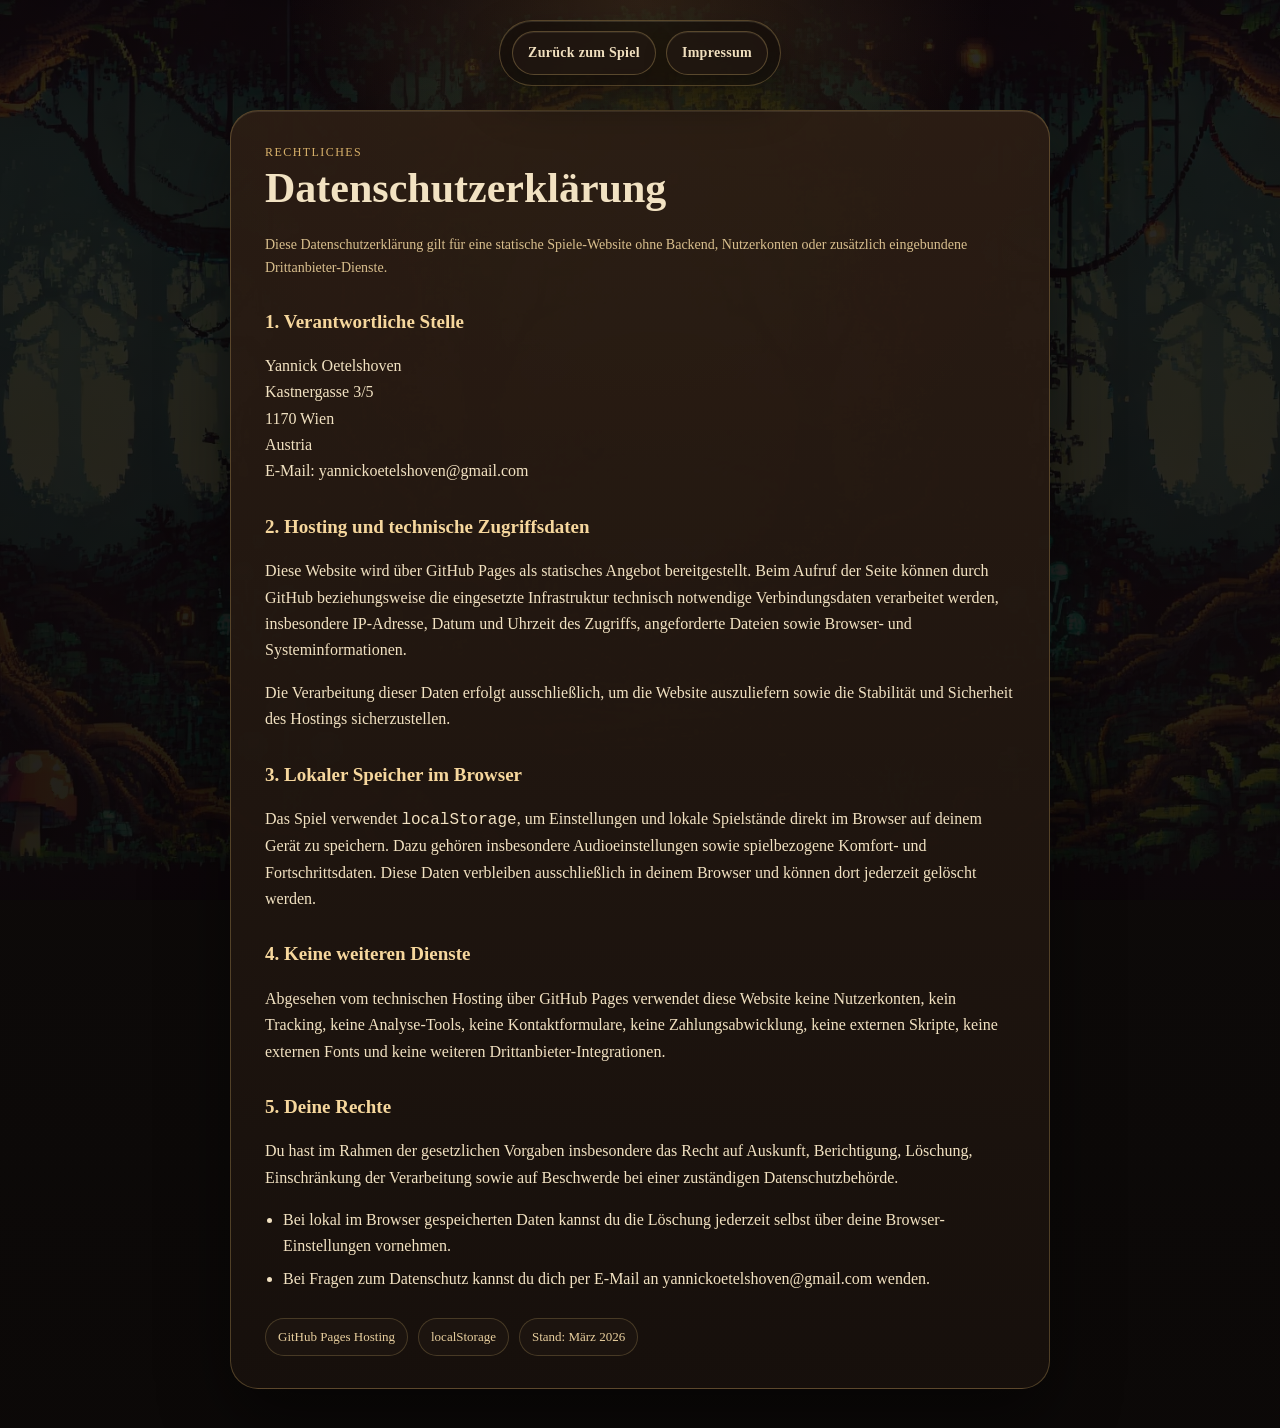
<file: pages/datenschutz.html>
<!DOCTYPE html>
<html lang="de">

<head>
  <meta charset="UTF-8" />
  <meta name="viewport" content="width=device-width, initial-scale=1.0, viewport-fit=cover" />
  <meta name="theme-color" content="#0a0a0a" />
  <title>Datenschutz | Solvara: Echoes of the Wilds</title>
  <link rel="icon" type="image/png" href="../assets/images/favicon.png">
  <link rel="stylesheet" href="../styles/shell.css">
  <link rel="stylesheet" href="../styles/legal.css">
</head>

<body>
  <div id="pageChrome" aria-label="Seitennavigation">
    <div class="shell-toolbar">
      <a class="shell-link" href="../index.html">Zurück zum Spiel</a>
      <a class="shell-link" href="./impressum.html">Impressum</a>
    </div>
  </div>

  <main class="legal-page">
    <section class="legal-shell">
      <p class="legal-kicker">Rechtliches</p>
      <h1>Datenschutzerklärung</h1>
      <article class="legal-panel">
        <p class="legal-note">Diese Datenschutzerklärung gilt für eine statische Spiele-Website ohne Backend, Nutzerkonten oder zusätzlich eingebundene Drittanbieter-Dienste.</p>
        <h2>1. Verantwortliche Stelle</h2>
        <p>Yannick Oetelshoven<br>Kastnergasse 3/5<br>1170 Wien<br>Austria<br>E-Mail: yannickoetelshoven@gmail.com</p>
        <h2>2. Hosting und technische Zugriffsdaten</h2>
        <p>Diese Website wird über GitHub Pages als statisches Angebot bereitgestellt. Beim Aufruf der Seite können durch GitHub beziehungsweise die eingesetzte Infrastruktur technisch notwendige Verbindungsdaten verarbeitet werden, insbesondere IP-Adresse, Datum und Uhrzeit des Zugriffs, angeforderte Dateien sowie Browser- und Systeminformationen.</p>
        <p>Die Verarbeitung dieser Daten erfolgt ausschließlich, um die Website auszuliefern sowie die Stabilität und Sicherheit des Hostings sicherzustellen.</p>
        <h2>3. Lokaler Speicher im Browser</h2>
        <p>Das Spiel verwendet <code>localStorage</code>, um Einstellungen und lokale Spielstände direkt im Browser auf deinem Gerät zu speichern. Dazu gehören insbesondere Audioeinstellungen sowie spielbezogene Komfort- und Fortschrittsdaten. Diese Daten verbleiben ausschließlich in deinem Browser und können dort jederzeit gelöscht werden.</p>
        <h2>4. Keine weiteren Dienste</h2>
        <p>Abgesehen vom technischen Hosting über GitHub Pages verwendet diese Website keine Nutzerkonten, kein Tracking, keine Analyse-Tools, keine Kontaktformulare, keine Zahlungsabwicklung, keine externen Skripte, keine externen Fonts und keine weiteren Drittanbieter-Integrationen.</p>
        <h2>5. Deine Rechte</h2>
        <p>Du hast im Rahmen der gesetzlichen Vorgaben insbesondere das Recht auf Auskunft, Berichtigung, Löschung, Einschränkung der Verarbeitung sowie auf Beschwerde bei einer zuständigen Datenschutzbehörde.</p>
        <ul class="legal-list">
          <li>Bei lokal im Browser gespeicherten Daten kannst du die Löschung jederzeit selbst über deine Browser-Einstellungen vornehmen.</li>
          <li>Bei Fragen zum Datenschutz kannst du dich per E-Mail an yannickoetelshoven@gmail.com wenden.</li>
        </ul>
        <div class="legal-meta">
          <span class="legal-chip">GitHub Pages Hosting</span>
          <span class="legal-chip">localStorage</span>
          <span class="legal-chip">Stand: März 2026</span>
        </div>
      </article>
    </section>
  </main>
</body>

</html>
</file>
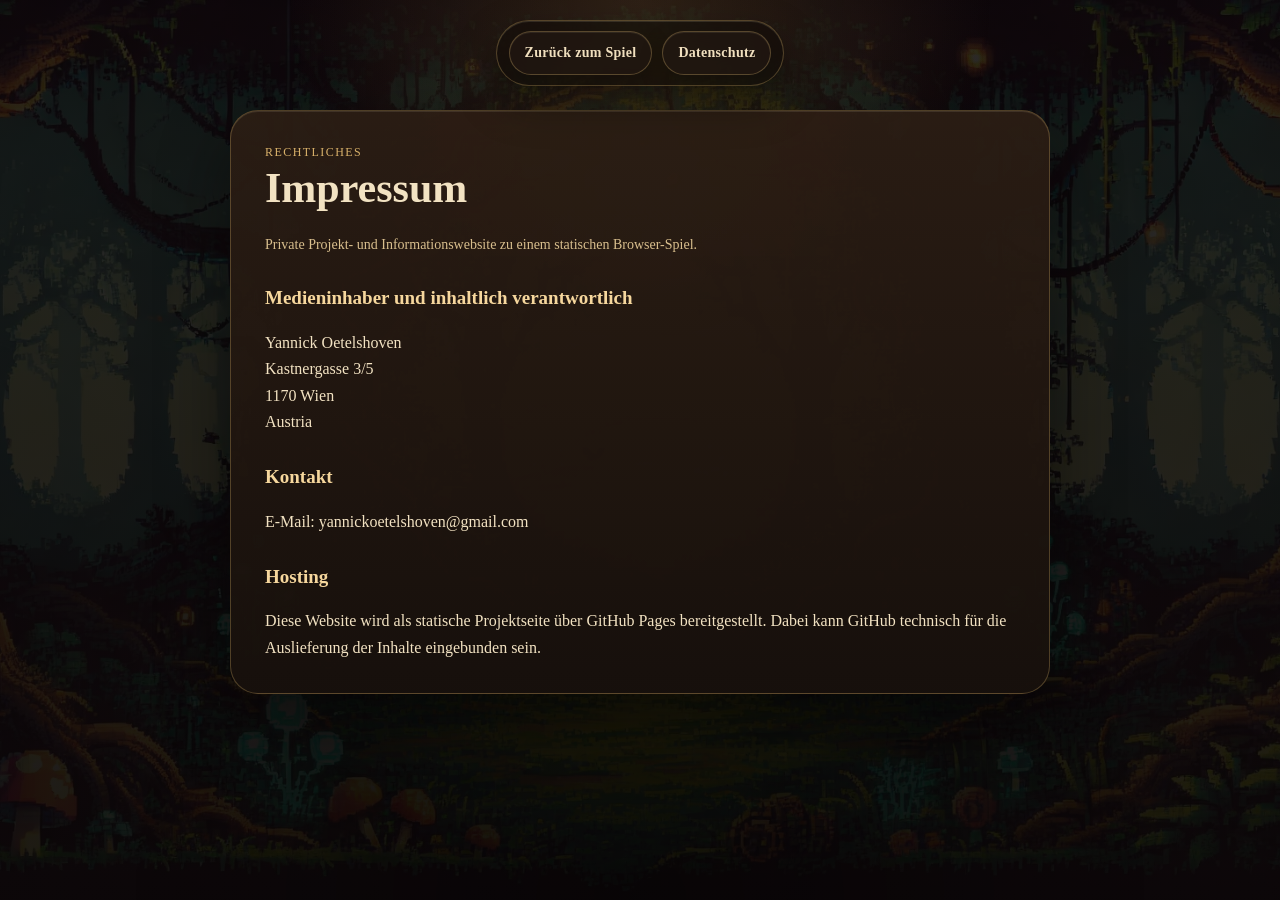
<file: pages/impressum.html>
<!DOCTYPE html>
<html lang="de">

<head>
  <meta charset="UTF-8" />
  <meta name="viewport" content="width=device-width, initial-scale=1.0, viewport-fit=cover" />
  <meta name="theme-color" content="#0a0a0a" />
  <title>Impressum | Solvara: Echoes of the Wilds</title>
  <link rel="icon" type="image/png" href="../assets/images/favicon.png">
  <link rel="stylesheet" href="../styles/shell.css">
  <link rel="stylesheet" href="../styles/legal.css">
</head>

<body>
  <div id="pageChrome" aria-label="Seitennavigation">
    <div class="shell-toolbar">
      <a class="shell-link" href="../index.html">Zurück zum Spiel</a>
      <a class="shell-link" href="./datenschutz.html">Datenschutz</a>
    </div>
  </div>

  <main class="legal-page">
    <section class="legal-shell">
      <p class="legal-kicker">Rechtliches</p>
      <h1>Impressum</h1>
      <article class="legal-panel">
        <p class="legal-note">Private Projekt- und Informationswebsite zu einem statischen Browser-Spiel.</p>
        <h2>Medieninhaber und inhaltlich verantwortlich</h2>
        <p>Yannick Oetelshoven<br>Kastnergasse 3/5<br>1170 Wien<br>Austria</p>
        <h2>Kontakt</h2>
        <p>E-Mail: yannickoetelshoven@gmail.com</p>
        <h2>Hosting</h2>
        <p>Diese Website wird als statische Projektseite über GitHub Pages bereitgestellt. Dabei kann GitHub technisch für die Auslieferung der Inhalte eingebunden sein.</p>
      </article>
    </section>
  </main>
</body>

</html>
</file>
<file: styles/shell.css>
html,
body {
  font-family: Georgia, 'Times New Roman', serif;
}

#pageChrome {
  position: fixed;
  top: 0;
  left: 0;
  right: 0;
  z-index: 120;
  display: flex;
  justify-content: center;
  align-items: flex-start;
  padding: 20px 20px 0;
  box-sizing: border-box;
  pointer-events: none;
}

.shell-toolbar {
  display: flex;
  align-items: center;
  gap: 10px;
  padding: 10px 12px;
  border-radius: 999px;
  background: rgba(16, 12, 10, 0.56);
  border: 1px solid rgba(205, 170, 102, 0.34);
  box-shadow:
    0 18px 42px rgba(0, 0, 0, 0.35),
    inset 0 1px 0 rgba(255, 241, 205, 0.12);
  backdrop-filter: blur(16px) saturate(130%);
  -webkit-backdrop-filter: blur(16px) saturate(130%);
  pointer-events: auto;
}

.shell-mobile {
  display: none;
  position: relative;
  pointer-events: auto;
}

.shell-menu-trigger {
  min-height: 44px;
  padding: 0 14px;
  border: 1px solid rgba(218, 183, 112, 0.48);
  border-radius: 18px;
  background:
    radial-gradient(circle at 28% 22%, rgba(255, 235, 198, 0.14), rgba(205, 157, 78, 0.06) 24%, rgba(26, 18, 13, 0.82) 78%),
    rgba(23, 17, 13, 0.72);
  color: #f3e0b8;
  font: 600 13px/1 Georgia, 'Times New Roman', serif;
  letter-spacing: 0.03em;
  display: inline-flex;
  align-items: center;
  justify-content: center;
  gap: 8px;
  cursor: pointer;
  box-shadow:
    0 12px 24px rgba(0, 0, 0, 0.26),
    0 0 16px rgba(206, 157, 73, 0.10),
    inset 0 1px 0 rgba(255, 241, 212, 0.16),
    inset 0 -10px 16px rgba(0, 0, 0, 0.14);
  backdrop-filter: blur(16px) saturate(128%);
  -webkit-backdrop-filter: blur(16px) saturate(128%);
  transition:
    transform 0.16s ease,
    border-color 0.16s ease,
    box-shadow 0.16s ease,
    background 0.16s ease;
}

.shell-menu-trigger:hover,
.shell-menu-trigger:focus-visible {
  transform: translateY(-1px);
  border-color: rgba(238, 203, 130, 0.7);
  box-shadow:
    0 14px 28px rgba(0, 0, 0, 0.30),
    0 0 18px rgba(222, 171, 84, 0.16),
    inset 0 1px 0 rgba(255, 244, 219, 0.18),
    inset 0 -10px 16px rgba(0, 0, 0, 0.16);
  outline: none;
}

.shell-menu-trigger__icon {
  font-size: 15px;
  line-height: 1;
  color: #f6dba1;
  text-shadow: 0 0 10px rgba(255, 216, 140, 0.28);
}

.shell-menu-trigger__label {
  white-space: nowrap;
}

.shell-dropdown {
  position: absolute;
  top: calc(100% + 10px);
  left: 0;
  min-width: 188px;
  padding: 9px;
  border-radius: 20px;
  border: 1px solid rgba(212, 177, 105, 0.34);
  background:
    linear-gradient(180deg, rgba(42, 29, 20, 0.92), rgba(20, 15, 11, 0.94)),
    radial-gradient(circle at top, rgba(201, 154, 74, 0.10), transparent 62%);
  box-shadow:
    0 18px 42px rgba(0, 0, 0, 0.34),
    0 0 20px rgba(205, 154, 71, 0.10),
    inset 0 1px 0 rgba(255, 239, 205, 0.10);
  backdrop-filter: blur(16px) saturate(126%);
  -webkit-backdrop-filter: blur(16px) saturate(126%);
  animation: shellDropdownIn 0.18s ease;
}

.shell-dropdown[hidden] {
  display: none;
}

.shell-dropdown__item {
  width: 100%;
  min-height: 42px;
  padding: 0 13px;
  border: 1px solid transparent;
  border-radius: 14px;
  background: rgba(255, 255, 255, 0.02);
  color: #f0dfbe;
  font: 600 13px/1 Georgia, 'Times New Roman', serif;
  letter-spacing: 0.02em;
  display: flex;
  align-items: center;
  gap: 8px;
  box-sizing: border-box;
  cursor: pointer;
  text-decoration: none;
  transition:
    background 0.14s ease,
    border-color 0.14s ease,
    transform 0.14s ease;
}

.shell-dropdown__item + .shell-dropdown__item {
  margin-top: 4px;
}

.shell-dropdown__item:hover,
.shell-dropdown__item:focus-visible {
  background: rgba(255, 242, 214, 0.06);
  border-color: rgba(225, 190, 118, 0.26);
  transform: translateX(1px);
  outline: none;
}

.shell-btn,
.shell-link {
  min-height: 42px;
  padding: 0 15px;
  border: 1px solid rgba(212, 178, 108, 0.32);
  border-radius: 999px;
  background: rgba(34, 25, 19, 0.68);
  color: #f0dfbe;
  font: 600 14px/1 Georgia, 'Times New Roman', serif;
  letter-spacing: 0.02em;
  display: inline-flex;
  align-items: center;
  justify-content: center;
  gap: 8px;
  cursor: pointer;
  text-decoration: none;
  transition:
    transform 0.16s ease,
    background 0.16s ease,
    border-color 0.16s ease,
    box-shadow 0.16s ease;
  box-shadow:
    0 10px 24px rgba(0, 0, 0, 0.24),
    inset 0 1px 0 rgba(255, 240, 206, 0.08);
}

.shell-btn:hover,
.shell-btn:focus-visible,
.shell-link:hover,
.shell-link:focus-visible {
  transform: translateY(-1px);
  background: rgba(56, 40, 28, 0.78);
  border-color: rgba(228, 194, 126, 0.62);
  box-shadow:
    0 14px 30px rgba(0, 0, 0, 0.28),
    0 0 0 1px rgba(240, 200, 120, 0.14),
    inset 0 1px 0 rgba(255, 245, 220, 0.12);
  outline: none;
}

.shell-btn[data-muted="true"] {
  border-color: rgba(224, 186, 114, 0.58);
  color: #ffe2ac;
}

.shell-btn__icon {
  font-size: 16px;
  line-height: 1;
}

@keyframes shellDropdownIn {
  from {
    opacity: 0;
    transform: translateY(-6px) scale(0.98);
  }

  to {
    opacity: 1;
    transform: translateY(0) scale(1);
  }
}

@media (pointer: coarse) and (orientation: landscape) {
  #pageChrome {
    padding-top: calc(10px + env(safe-area-inset-top, 0px));
    padding-left: calc(10px + env(safe-area-inset-left, 0px));
    padding-right: calc(10px + env(safe-area-inset-right, 0px));
  }

  .shell-toolbar {
    gap: 8px;
    padding: 8px 10px;
  }

  .shell-btn,
  .shell-link {
    min-height: 38px;
    padding: 0 12px;
    font-size: 12px;
  }
}

@media (max-width: 1024px) {
  #pageChrome {
    padding: 14px 14px 0;
    justify-content: flex-start;
  }

  .shell-toolbar--desktop {
    display: none;
  }

  .shell-mobile {
    display: block;
  }

  .shell-dropdown {
    min-width: 178px;
  }

  .shell-menu-trigger {
    min-height: 42px;
    padding: 0 13px;
    border-radius: 17px;
  }
}

@media (max-width: 768px) {
  #pageChrome {
    padding: 13px 13px 0;
  }

  .shell-dropdown {
    min-width: 182px;
  }
}
</file>
<file: styles/legal.css>
html,
body {
  margin: 0;
  min-height: 100%;
  background:
    linear-gradient(180deg, rgba(10, 7, 6, 0.86), rgba(10, 7, 6, 0.92)),
    url(../assets/images/backgrounds/background.png) center / cover fixed;
  color: #f2e2c2;
}

body {
  overflow-x: hidden;
}

.legal-page {
  min-height: 100vh;
  padding: 110px 24px 40px;
  box-sizing: border-box;
}

.legal-page::before {
  content: "";
  position: fixed;
  inset: 0;
  pointer-events: none;
  background:
    radial-gradient(circle at top, rgba(201, 154, 74, 0.18), transparent 32%),
    radial-gradient(circle at bottom, rgba(0, 0, 0, 0.28), transparent 46%);
}

.legal-shell {
  position: relative;
  z-index: 1;
  width: min(820px, 100%);
  margin: 0 auto;
  padding: 34px 34px 32px;
  border-radius: 28px;
  border: 1px solid rgba(209, 173, 100, 0.3);
  background:
    linear-gradient(180deg, rgba(43, 29, 20, 0.96), rgba(23, 16, 12, 0.97)),
    radial-gradient(circle at top, rgba(201, 154, 74, 0.12), transparent 60%);
  box-shadow:
    0 28px 70px rgba(0, 0, 0, 0.46),
    inset 0 1px 0 rgba(255, 239, 205, 0.1);
  box-sizing: border-box;
}

.legal-kicker {
  margin: 0 0 6px;
  color: #d8b16a;
  font-size: 12px;
  letter-spacing: 0.12em;
  text-transform: uppercase;
}

.legal-shell h1 {
  margin: 0 0 22px;
  font-size: clamp(32px, 5vw, 42px);
  line-height: 1.08;
}

.legal-panel {
  display: grid;
  gap: 16px;
  line-height: 1.65;
  font-size: 16px;
}

.legal-panel h2 {
  margin: 10px 0 0;
  color: #f6d79d;
  font-size: 19px;
}

.legal-panel p,
.legal-panel ul {
  margin: 0;
}

.legal-list {
  display: grid;
  gap: 6px;
  padding-left: 18px;
}

.legal-note {
  color: #d9bf8e;
  font-size: 14px;
}

.legal-meta {
  display: flex;
  flex-wrap: wrap;
  gap: 10px;
  margin-top: 10px;
}

.legal-chip {
  padding: 7px 12px;
  border-radius: 999px;
  border: 1px solid rgba(212, 178, 108, 0.24);
  background: rgba(34, 25, 19, 0.48);
  color: #e8cf9e;
  font-size: 13px;
}

@media (max-width: 720px) {
  .legal-page {
    padding: 108px 14px 24px;
  }

  .legal-shell {
    padding: 26px 20px 24px;
    border-radius: 22px;
  }

  .legal-shell h1 {
    margin-bottom: 18px;
  }

  .legal-panel {
    font-size: 15px;
  }
}
</file>
